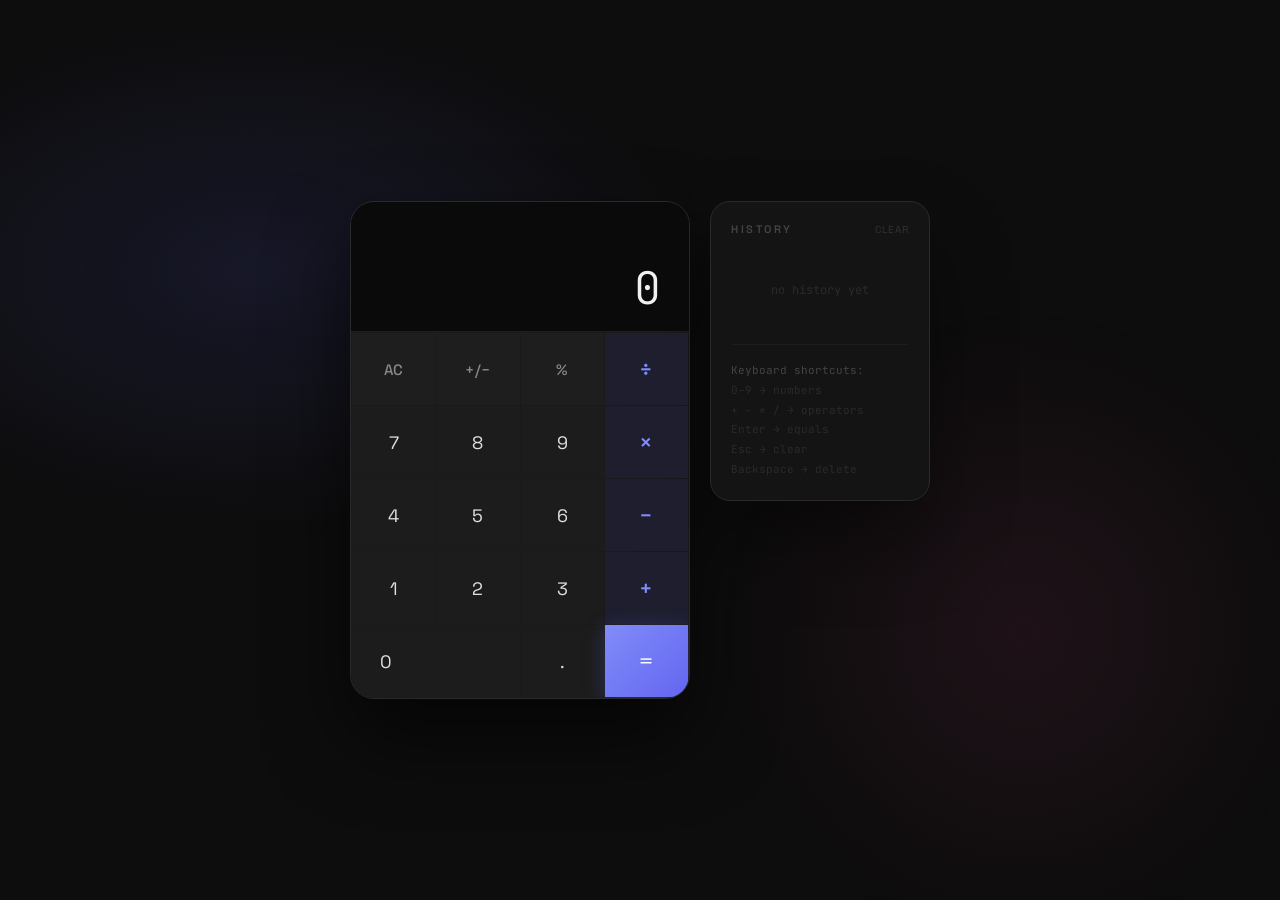
<file: Calculator.html>
<!DOCTYPE html>
<!--
  ============================================================
  CALCULATOR PROJECT
  BCA Portfolio Project #1
  
  Features:
  - Basic operations: +, -, ×, ÷
  - Percentage, decimal support
  - Keyboard support
  - Calculation history (uses STACK data structure!)
  - Fully responsive
  
  Data Structure used: STACK — history ke liye
  ============================================================
-->
<html lang="en">
<head>
  <meta charset="UTF-8"/>
  <meta name="viewport" content="width=device-width, initial-scale=1.0"/>
  <title>Calculator — BCA Project</title>
  <link href="https://fonts.googleapis.com/css2?family=Space+Grotesk:wght@300;400;500;600;700&family=JetBrains+Mono:wght@300;400;600&display=swap" rel="stylesheet">

  <style>
    /* ── Reset ── */
    *, *::before, *::after { margin:0; padding:0; box-sizing:border-box; }

    body {
      min-height: 100vh;
      display: flex;
      align-items: center;
      justify-content: center;
      background: #0d0d0d;
      font-family: 'Space Grotesk', sans-serif;
      padding: 20px;
    }

    /* Animated background */
    body::before {
      content: '';
      position: fixed; inset: 0;
      background:
        radial-gradient(ellipse 60% 50% at 20% 30%, rgba(99,102,241,0.12) 0%, transparent 60%),
        radial-gradient(ellipse 40% 60% at 80% 70%, rgba(236,72,153,0.08) 0%, transparent 60%);
      pointer-events: none;
    }

    /* ── Main wrapper ── */
    .wrapper {
      display: flex;
      gap: 20px;
      align-items: flex-start;
      position: relative;
      z-index: 1;
    }

    /* ── Calculator body ── */
    .calculator {
      width: 340px;
      background: #141414;
      border: 1px solid #2a2a2a;
      border-radius: 24px;
      overflow: hidden;
      box-shadow:
        0 40px 80px rgba(0,0,0,0.6),
        0 0 0 1px rgba(255,255,255,0.03) inset;
    }

    /* ── Display area ── */
    .display {
      padding: 28px 28px 20px;
      background: #0a0a0a;
      border-bottom: 1px solid #1e1e1e;
      min-height: 130px;
      display: flex;
      flex-direction: column;
      justify-content: flex-end;
      position: relative;
    }

    .display-expr {
      font-family: 'JetBrains Mono', monospace;
      font-size: 13px;
      color: #444;
      letter-spacing: 0.5px;
      min-height: 20px;
      text-align: right;
      margin-bottom: 8px;
      overflow: hidden;
      text-overflow: ellipsis;
      white-space: nowrap;
    }

    .display-main {
      font-family: 'JetBrains Mono', monospace;
      font-size: clamp(2rem, 8vw, 2.8rem);
      font-weight: 300;
      color: #f0f0f0;
      text-align: right;
      line-height: 1;
      overflow: hidden;
      text-overflow: ellipsis;
      white-space: nowrap;
      transition: font-size 0.1s;
    }

    .display-main.has-result {
      color: #818cf8;
    }

    /* ── Buttons grid ── */
    .buttons {
      display: grid;
      grid-template-columns: repeat(4, 1fr);
      gap: 1px;
      background: #1a1a1a;
      padding: 1px;
    }

    /* Base button */
    .btn {
      padding: 0;
      height: 72px;
      border: none;
      font-family: 'Space Grotesk', sans-serif;
      font-size: 18px;
      font-weight: 400;
      cursor: pointer;
      transition: background 0.12s, transform 0.08s;
      position: relative;
      overflow: hidden;
      outline: none;
      user-select: none;
    }

    /* Ripple effect */
    .btn::after {
      content: '';
      position: absolute;
      inset: 0;
      background: rgba(255,255,255,0.06);
      opacity: 0;
      transition: opacity 0.15s;
    }
    .btn:active::after { opacity: 1; }
    .btn:active { transform: scale(0.95); }

    /* Number buttons */
    .btn-num {
      background: #1c1c1c;
      color: #e0e0e0;
    }
    .btn-num:hover { background: #242424; }

    /* Operator buttons */
    .btn-op {
      background: #1e1e2e;
      color: #818cf8;
      font-size: 22px;
      font-weight: 500;
    }
    .btn-op:hover { background: #252538; }
    .btn-op.active-op {
      background: #818cf8;
      color: #fff;
    }

    /* Function buttons (AC, +/-, %) */
    .btn-fn {
      background: #1e1e1e;
      color: #888;
      font-size: 15px;
      font-weight: 500;
      letter-spacing: 0.5px;
    }
    .btn-fn:hover { background: #262626; }

    /* Equals button */
    .btn-eq {
      background: linear-gradient(135deg, #818cf8, #6366f1);
      color: #fff;
      font-size: 26px;
      font-weight: 300;
      box-shadow: 0 4px 20px rgba(99,102,241,0.3);
    }
    .btn-eq:hover {
      background: linear-gradient(135deg, #9ea3fb, #818cf8);
      box-shadow: 0 4px 28px rgba(99,102,241,0.45);
    }

    /* Zero spans 2 cols */
    .btn-zero {
      grid-column: span 2;
      text-align: left;
      padding-left: 28px;
      font-size: 18px;
    }

    /* ── History panel ── */
    .history-panel {
      width: 220px;
      background: #141414;
      border: 1px solid #2a2a2a;
      border-radius: 20px;
      padding: 20px;
      box-shadow: 0 40px 80px rgba(0,0,0,0.4);
    }

    .history-title {
      font-size: 11px;
      font-weight: 600;
      letter-spacing: 2.5px;
      text-transform: uppercase;
      color: #444;
      margin-bottom: 16px;
      display: flex;
      align-items: center;
      justify-content: space-between;
    }

    .history-clear {
      font-size: 10px;
      color: #333;
      cursor: pointer;
      transition: color 0.2s;
      background: none;
      border: none;
      font-family: 'Space Grotesk', sans-serif;
      letter-spacing: 1px;
      text-transform: uppercase;
    }
    .history-clear:hover { color: #818cf8; }

    .history-list {
      display: flex;
      flex-direction: column;
      gap: 2px;
      max-height: 400px;
      overflow-y: auto;
    }
    .history-list::-webkit-scrollbar { width: 3px; }
    .history-list::-webkit-scrollbar-track { background: transparent; }
    .history-list::-webkit-scrollbar-thumb { background: #2a2a2a; border-radius: 3px; }

    .history-item {
      padding: 10px 12px;
      border-radius: 10px;
      cursor: pointer;
      transition: background 0.15s;
      border: 1px solid transparent;
    }
    .history-item:hover {
      background: #1e1e1e;
      border-color: #2a2a2a;
    }
    .history-expr {
      font-family: 'JetBrains Mono', monospace;
      font-size: 11px;
      color: #444;
      margin-bottom: 3px;
    }
    .history-result {
      font-family: 'JetBrains Mono', monospace;
      font-size: 16px;
      font-weight: 400;
      color: #818cf8;
    }

    .history-empty {
      font-size: 12px;
      color: #2a2a2a;
      text-align: center;
      padding: 30px 0;
      font-family: 'JetBrains Mono', monospace;
    }

    /* Keyboard hint */
    .keyboard-hint {
      margin-top: 16px;
      padding-top: 16px;
      border-top: 1px solid #1e1e1e;
      font-size: 11px;
      color: #2a2a2a;
      line-height: 1.8;
      font-family: 'JetBrains Mono', monospace;
    }
    .keyboard-hint span { color: #444; }

    @media (max-width: 620px) {
      .wrapper { flex-direction: column; align-items: center; }
      .history-panel { width: 340px; }
    }
  </style>
</head>
<body>

<div class="wrapper">

  <!-- ── Calculator ── -->
  <div class="calculator">

    <!-- Display -->
    <div class="display">
      <div class="display-expr" id="expr"></div>
      <div class="display-main" id="display">0</div>
    </div>

    <!-- Buttons -->
    <div class="buttons">

      <!-- Row 1: Functions -->
      <button class="btn btn-fn" onclick="clearAll()">AC</button>
      <button class="btn btn-fn" onclick="toggleSign()">+/−</button>
      <button class="btn btn-fn" onclick="percent()">%</button>
      <button class="btn btn-op" id="op-/" onclick="setOperator('/')">÷</button>

      <!-- Row 2 -->
      <button class="btn btn-num" onclick="inputNum('7')">7</button>
      <button class="btn btn-num" onclick="inputNum('8')">8</button>
      <button class="btn btn-num" onclick="inputNum('9')">9</button>
      <button class="btn btn-op" id="op-*" onclick="setOperator('*')">×</button>

      <!-- Row 3 -->
      <button class="btn btn-num" onclick="inputNum('4')">4</button>
      <button class="btn btn-num" onclick="inputNum('5')">5</button>
      <button class="btn btn-num" onclick="inputNum('6')">6</button>
      <button class="btn btn-op" id="op--" onclick="setOperator('-')">−</button>

      <!-- Row 4 -->
      <button class="btn btn-num" onclick="inputNum('1')">1</button>
      <button class="btn btn-num" onclick="inputNum('2')">2</button>
      <button class="btn btn-num" onclick="inputNum('3')">3</button>
      <button class="btn btn-op" id="op-+" onclick="setOperator('+')">+</button>

      <!-- Row 5 -->
      <button class="btn btn-num btn-zero" onclick="inputNum('0')">0</button>
      <button class="btn btn-num" onclick="inputDot()">.</button>
      <button class="btn btn-eq" onclick="calculate()">=</button>

    </div>
  </div>

  <!-- ── History Panel ── -->
  <div class="history-panel">
    <div class="history-title">
      History
      <button class="history-clear" onclick="clearHistory()">Clear</button>
    </div>
    <div class="history-list" id="historyList">
      <div class="history-empty" id="historyEmpty">no history yet</div>
    </div>
    <div class="keyboard-hint">
      <span>Keyboard shortcuts:</span><br/>
      0–9 → numbers<br/>
      + - * / → operators<br/>
      Enter → equals<br/>
      Esc → clear<br/>
      Backspace → delete
    </div>
  </div>

</div>


<script>
  /* ═══════════════════════════════════════
     DATA STRUCTURE: STACK
     History store karne ke liye
     LIFO — Last In, First Out
     ═══════════════════════════════════════ */
  const historyStack = [];   // Stack

  function pushHistory(expr, result) {
    historyStack.push({ expr, result });   // Stack push
    renderHistory();
  }

  function clearHistory() {
    historyStack.length = 0;               // Stack clear
    renderHistory();
  }

  function renderHistory() {
    const list  = document.getElementById('historyList');
    const empty = document.getElementById('historyEmpty');

    if (historyStack.length === 0) {
      list.innerHTML = '<div class="history-empty" id="historyEmpty">no history yet</div>';
      return;
    }

    // Show newest first — Stack reverse traverse
    list.innerHTML = [...historyStack].reverse().map((item, i) => `
      <div class="history-item" onclick="useHistory('${item.result}')">
        <div class="history-expr">${item.expr}</div>
        <div class="history-result">${item.result}</div>
      </div>`).join('');
  }

  function useHistory(val) {
    currentVal = val;
    justCalculated = true;
    updateDisplay(val);
  }


  /* ═══════════════════════════════════════
     CALCULATOR STATE — Variables
     ═══════════════════════════════════════ */
  let currentVal      = '0';   // display pe jo dikhta hai
  let storedVal       = null;  // pehla number
  let operator        = null;  // +, -, *, /
  let justCalculated  = false; // = press hua tha?
  let waitingForNext  = false; // operator press hua, ab naya number chahiye
  let expression      = '';    // upar wali line

  const displayEl = document.getElementById('display');
  const exprEl    = document.getElementById('expr');


  /* ═══════════════════════════════════════
     DISPLAY UPDATE
     ═══════════════════════════════════════ */
  function updateDisplay(val) {
    // Agar number bahut lamba ho to font chhota karo
    displayEl.style.fontSize = val.length > 10 ? '1.6rem' : '';
    displayEl.textContent = val;
    displayEl.className = 'display-main' + (justCalculated ? ' has-result' : '');
  }

  function updateExpr(text) {
    exprEl.textContent = text;
  }


  /* ═══════════════════════════════════════
     NUMBER INPUT
     ═══════════════════════════════════════ */
  function inputNum(num) {
    if (justCalculated) {
      // = ke baad naya number — sab reset karo
      currentVal = num;
      justCalculated = false;
      operator = null;
      storedVal = null;
      waitingForNext = false;
      updateExpr('');
    } else if (waitingForNext) {
      // Operator press hua tha — naya number shuru karo
      currentVal = num;
      waitingForNext = false;
    } else if (currentVal === '0') {
      currentVal = num;
    } else {
      if (currentVal.length >= 12) return; // max length
      currentVal += num;
    }
    updateDisplay(currentVal);
    clearActiveOp();
  }


  /* ═══════════════════════════════════════
     DECIMAL POINT
     ═══════════════════════════════════════ */
  function inputDot() {
    if (justCalculated || waitingForNext) {
      currentVal = '0.';
      justCalculated = false;
      waitingForNext = false;
    } else if (!currentVal.includes('.')) {
      currentVal += '.';
    }
    updateDisplay(currentVal);
  }


  /* ═══════════════════════════════════════
     SET OPERATOR (+, -, *, /)
     ═══════════════════════════════════════ */
  function setOperator(op) {
    if (operator && !justCalculated && !waitingForNext) {
      // Chain calculation — pehle calculate karo
      calculate(true);
    }
    storedVal      = parseFloat(currentVal);
    operator       = op;
    justCalculated = false;
    waitingForNext = true;  // ← next number input pe replace hoga, append nahi

    const opSymbol = { '+':'+', '-':'−', '*':'×', '/':'÷' }[op];
    updateExpr(storedVal + ' ' + opSymbol);

    // Active operator highlight
    clearActiveOp();
    document.getElementById('op-' + op)?.classList.add('active-op');
  }

  function clearActiveOp() {
    document.querySelectorAll('.btn-op').forEach(b => b.classList.remove('active-op'));
  }


  /* ═══════════════════════════════════════
     CALCULATE (=)
     ═══════════════════════════════════════ */
  function calculate(chain = false) {
    if (operator === null || storedVal === null) return;

    const a   = storedVal;
    const b   = parseFloat(currentVal);
    const sym = { '+':'+', '-':'−', '*':'×', '/':'÷' }[operator];
    const expr = `${a} ${sym} ${b}`;

    let result;
    switch (operator) {
      case '+': result = a + b; break;
      case '-': result = a - b; break;
      case '*': result = a * b; break;
      case '/':
        if (b === 0) {
          currentVal = 'Error';
          updateDisplay('Error');
          updateExpr('Cannot divide by 0');
          operator = null; storedVal = null;
          return;
        }
        result = a / b;
        break;
    }

    // Round to avoid floating point weirdness (0.1 + 0.2 = 0.3 not 0.30000000004)
    result = parseFloat(result.toFixed(10));

    const resultStr = String(result);

    if (!chain) {
      updateExpr(expr + ' =');
      pushHistory(expr, resultStr);  // Stack mein push karo
      justCalculated = true;
    }

    currentVal = resultStr;
    operator   = null;
    storedVal  = chain ? result : null;
    waitingForNext = false;
    updateDisplay(resultStr);
    clearActiveOp();
  }


  /* ═══════════════════════════════════════
     UTILITY FUNCTIONS
     ═══════════════════════════════════════ */

  // AC — sab clear karo
  function clearAll() {
    currentVal     = '0';
    storedVal      = null;
    operator       = null;
    justCalculated = false;
    waitingForNext = false;
    expression     = '';
    updateDisplay('0');
    updateExpr('');
    clearActiveOp();
  }

  // +/- — sign toggle karo
  function toggleSign() {
    if (currentVal === '0' || currentVal === 'Error') return;
    currentVal = currentVal.startsWith('-')
      ? currentVal.slice(1)
      : '-' + currentVal;
    updateDisplay(currentVal);
  }

  // % — percentage
  function percent() {
    const val = parseFloat(currentVal);
    if (isNaN(val)) return;
    currentVal = String(val / 100);
    updateDisplay(currentVal);
  }


  /* ═══════════════════════════════════════
     KEYBOARD SUPPORT
     ═══════════════════════════════════════ */
  document.addEventListener('keydown', e => {
    if (e.key >= '0' && e.key <= '9') inputNum(e.key);
    else if (e.key === '.') inputDot();
    else if (e.key === '+') setOperator('+');
    else if (e.key === '-') setOperator('-');
    else if (e.key === '*') setOperator('*');
    else if (e.key === '/') { e.preventDefault(); setOperator('/'); }
    else if (e.key === 'Enter' || e.key === '=') calculate();
    else if (e.key === 'Escape') clearAll();
    else if (e.key === 'Backspace') {
      if (justCalculated || currentVal === 'Error') { clearAll(); return; }
      currentVal = currentVal.length > 1 ? currentVal.slice(0, -1) : '0';
      updateDisplay(currentVal);
    }
    else if (e.key === '%') percent();
  });
</script>
</body>
</html>
</file>
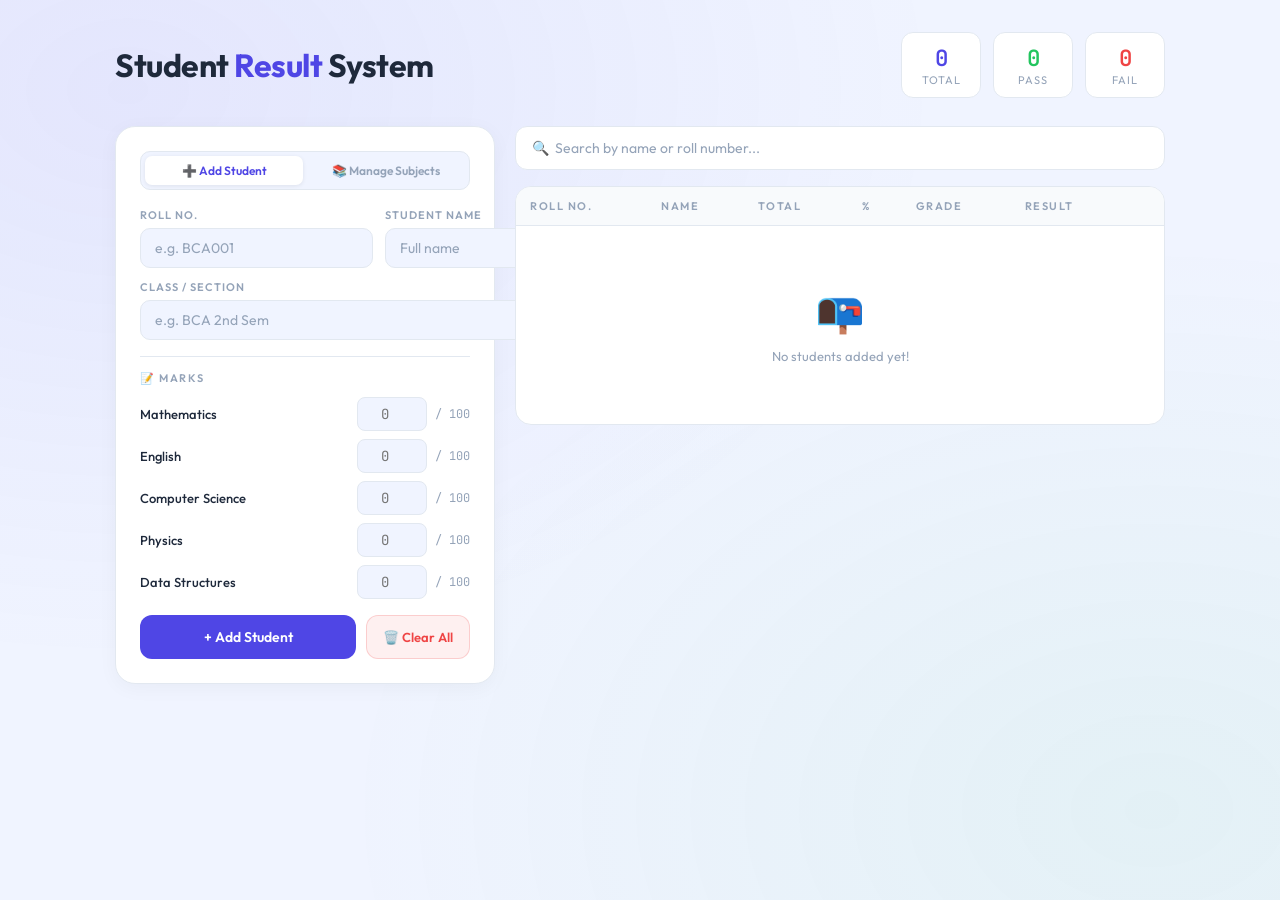
<file: stu.html.html>
<!DOCTYPE html>
<!--
  ============================================================
  STUDENT RESULT SYSTEM — UPGRADED
  BCA Portfolio Project #4

  New Features:
  ✅ Dynamic subjects — add/remove subjects
  ✅ Custom max marks per subject
  ✅ Clear all data button
  ✅ Auto grade & percentage
  ✅ Pass/Fail (33% passing marks)
  ✅ Search by name or roll number
  ✅ localStorage — data saved after refresh

  Data Structures:
  - ARRAY OF OBJECTS — students
  - ARRAY OF OBJECTS — subjects config
  ============================================================
-->
<html lang="en">
<head>
  <meta charset="UTF-8"/>
  <meta name="viewport" content="width=device-width, initial-scale=1.0"/>
  <title>Student Result System — BCA Project</title>
  <link href="https://fonts.googleapis.com/css2?family=Outfit:wght@300;400;500;600;700&family=JetBrains+Mono:wght@400;600&display=swap" rel="stylesheet">
  <style>
    *, *::before, *::after { margin:0; padding:0; box-sizing:border-box; }
    :root {
      --bg:      #f0f4ff;
      --surface: #ffffff;
      --border:  #e2e8f0;
      --primary: #4f46e5;
      --success: #22c55e;
      --danger:  #ef4444;
      --text:    #1e293b;
      --muted:   #94a3b8;
    }
    body { background: var(--bg); font-family: 'Outfit', sans-serif; color: var(--text); min-height: 100vh; padding: 32px 20px; }
    body::before {
      content: ''; position: fixed; inset: 0;
      background: radial-gradient(ellipse at 10% 10%, rgba(79,70,229,0.08) 0%, transparent 50%), radial-gradient(ellipse at 90% 90%, rgba(34,197,94,0.06) 0%, transparent 50%);
      pointer-events: none;
    }
    .wrapper { max-width: 1050px; margin: 0 auto; position: relative; z-index: 1; }

    /* Header */
    .page-header { display: flex; align-items: center; justify-content: space-between; margin-bottom: 28px; flex-wrap: wrap; gap: 16px; }
    .page-title { font-size: 2rem; font-weight: 700; letter-spacing: -0.5px; }
    .page-title span { color: var(--primary); }
    .header-stats { display: flex; gap: 12px; }
    .hstat { background: var(--surface); border: 1px solid var(--border); border-radius: 12px; padding: 10px 18px; text-align: center; min-width: 80px; }
    .hstat-num { font-family: 'JetBrains Mono', monospace; font-size: 1.4rem; font-weight: 600; }
    .hstat-num.green { color: var(--success); }
    .hstat-num.red   { color: var(--danger); }
    .hstat-num.blue  { color: var(--primary); }
    .hstat-label { font-size: 11px; color: var(--muted); text-transform: uppercase; letter-spacing: 1px; }

    /* Layout */
    .layout { display: grid; grid-template-columns: 380px 1fr; gap: 20px; align-items: start; }
    @media (max-width: 800px) { .layout { grid-template-columns: 1fr; } }

    /* Card */
    .card { background: var(--surface); border: 1px solid var(--border); border-radius: 20px; padding: 24px; box-shadow: 0 4px 20px rgba(0,0,0,0.04); }

    /* Mode tabs */
    .mode-tabs { display: flex; gap: 4px; background: var(--bg); border: 1px solid var(--border); border-radius: 10px; padding: 4px; margin-bottom: 18px; }
    .mode-tab { flex: 1; padding: 7px; border: none; background: none; border-radius: 7px; font-family: 'Outfit', sans-serif; font-size: 12px; font-weight: 600; cursor: pointer; color: var(--muted); transition: all 0.2s; }
    .mode-tab.active { background: white; color: var(--primary); box-shadow: 0 1px 4px rgba(0,0,0,0.08); }
    .panel { display: none; }
    .panel.active { display: block; }

    /* Form */
    .form-grid { display: grid; grid-template-columns: 1fr 1fr; gap: 12px; margin-bottom: 16px; }
    .form-group { display: flex; flex-direction: column; gap: 6px; }
    .form-group.full { grid-column: span 2; }
    .form-label { font-size: 11px; font-weight: 600; color: var(--muted); text-transform: uppercase; letter-spacing: 1px; }
    .form-input { background: var(--bg); border: 1.5px solid var(--border); border-radius: 10px; padding: 10px 14px; font-family: 'Outfit', sans-serif; font-size: 14px; color: var(--text); outline: none; transition: border-color 0.2s; }
    .form-input:focus { border-color: var(--primary); }
    .form-input::placeholder { color: var(--muted); }

    /* Section divider */
    .section-divider { font-size: 11px; font-weight: 600; color: var(--muted); text-transform: uppercase; letter-spacing: 1.5px; border-top: 1px solid var(--border); padding-top: 14px; margin-bottom: 12px; display: flex; align-items: center; justify-content: space-between; }
    .add-subj-btn { background: rgba(79,70,229,0.08); color: var(--primary); border: 1px dashed rgba(79,70,229,0.3); border-radius: 8px; padding: 5px 12px; font-family: 'Outfit', sans-serif; font-size: 12px; font-weight: 600; cursor: pointer; transition: all 0.2s; }
    .add-subj-btn:hover { background: rgba(79,70,229,0.15); }

    /* Subject config row */
    .subj-config-row { display: flex; align-items: center; gap: 8px; margin-bottom: 8px; }
    .subj-name-input { flex: 1; background: var(--bg); border: 1.5px solid var(--border); border-radius: 8px; padding: 8px 12px; font-family: 'Outfit', sans-serif; font-size: 13px; color: var(--text); outline: none; transition: border-color 0.2s; }
    .subj-name-input:focus { border-color: var(--primary); }
    .subj-max-input { width: 66px; background: var(--bg); border: 1.5px solid var(--border); border-radius: 8px; padding: 8px; font-family: 'JetBrains Mono', monospace; font-size: 13px; color: var(--text); outline: none; text-align: center; transition: border-color 0.2s; }
    .subj-max-input:focus { border-color: var(--primary); }
    .max-lbl-sm { font-size: 11px; color: var(--muted); white-space: nowrap; }
    .rem-btn { background: none; border: none; color: #e2e8f0; font-size: 16px; cursor: pointer; padding: 2px 6px; border-radius: 6px; transition: all 0.15s; line-height: 1; }
    .rem-btn:hover { color: var(--danger); background: #fef2f2; }

    /* Marks row */
    .marks-row { display: flex; align-items: center; gap: 8px; margin-bottom: 8px; }
    .subj-lbl { flex: 1; font-size: 13px; font-weight: 500; }
    .marks-input { width: 70px; background: var(--bg); border: 1.5px solid var(--border); border-radius: 8px; padding: 7px 10px; font-family: 'JetBrains Mono', monospace; font-size: 14px; color: var(--text); outline: none; text-align: center; transition: border-color 0.2s; }
    .marks-input:focus { border-color: var(--primary); }
    .out-of-lbl { font-size: 12px; color: var(--muted); font-family: 'JetBrains Mono', monospace; white-space: nowrap; }

    /* Buttons */
    .btn-row { display: flex; gap: 10px; margin-top: 16px; }
    .submit-btn { flex: 1; background: var(--primary); color: white; border: none; border-radius: 12px; padding: 13px; font-family: 'Outfit', sans-serif; font-size: 14px; font-weight: 600; cursor: pointer; transition: all 0.2s; }
    .submit-btn:hover { background: #4338ca; transform: translateY(-1px); box-shadow: 0 4px 16px rgba(79,70,229,0.3); }
    .clear-btn { background: rgba(239,68,68,0.08); color: var(--danger); border: 1.5px solid rgba(239,68,68,0.2); border-radius: 12px; padding: 13px 16px; font-family: 'Outfit', sans-serif; font-size: 13px; font-weight: 600; cursor: pointer; transition: all 0.2s; white-space: nowrap; }
    .clear-btn:hover { background: rgba(239,68,68,0.15); }

    /* Warning note */
    .warn-note { font-size: 12px; color: var(--muted); margin-top: 12px; line-height: 1.7; background: #fffbeb; border: 1px solid #fde68a; border-radius: 8px; padding: 10px 12px; }

    /* Right side */
    .right-side { display: flex; flex-direction: column; gap: 16px; }
    .search-input { width: 100%; background: var(--surface); border: 1.5px solid var(--border); border-radius: 12px; padding: 12px 16px; font-family: 'Outfit', sans-serif; font-size: 14px; color: var(--text); outline: none; transition: border-color 0.2s; }
    .search-input:focus { border-color: var(--primary); }
    .search-input::placeholder { color: var(--muted); }

    /* Table */
    .table-wrap { overflow-x: auto; border-radius: 16px; border: 1px solid var(--border); background: white; }
    table { width: 100%; border-collapse: collapse; font-size: 13px; }
    thead tr { background: #f8fafc; border-bottom: 1px solid var(--border); }
    th { padding: 12px 14px; text-align: left; font-size: 11px; font-weight: 600; letter-spacing: 1.5px; text-transform: uppercase; color: var(--muted); white-space: nowrap; }
    tbody tr { border-bottom: 1px solid #f1f5f9; transition: background 0.15s; }
    tbody tr:last-child { border-bottom: none; }
    tbody tr:hover { background: #f8faff; }
    td { padding: 12px 14px; vertical-align: middle; }
    .roll-num { font-family: 'JetBrains Mono', monospace; font-size: 12px; color: var(--primary); font-weight: 600; }
    .student-name { font-weight: 500; }
    .pct-badge { font-family: 'JetBrains Mono', monospace; font-size: 13px; font-weight: 600; }
    .grade-badge { display: inline-block; padding: 3px 10px; border-radius: 6px; font-family: 'JetBrains Mono', monospace; font-size: 12px; font-weight: 600; }
    .grade-O { background: #f0fdf4; color: #16a34a; border: 1px solid #bbf7d0; }
    .grade-A { background: #eff6ff; color: #2563eb; border: 1px solid #bfdbfe; }
    .grade-B { background: #f5f3ff; color: #7c3aed; border: 1px solid #ddd6fe; }
    .grade-C { background: #fffbeb; color: #d97706; border: 1px solid #fde68a; }
    .grade-D { background: #fff7ed; color: #ea580c; border: 1px solid #fed7aa; }
    .grade-F { background: #fef2f2; color: #dc2626; border: 1px solid #fecaca; }
    .status-pass { display: inline-flex; align-items: center; gap: 4px; background: #f0fdf4; color: #16a34a; border: 1px solid #bbf7d0; padding: 3px 10px; border-radius: 20px; font-size: 12px; font-weight: 600; }
    .status-fail { display: inline-flex; align-items: center; gap: 4px; background: #fef2f2; color: #dc2626; border: 1px solid #fecaca; padding: 3px 10px; border-radius: 20px; font-size: 12px; font-weight: 600; }
    .del-btn { background: none; border: none; color: #e2e8f0; font-size: 16px; cursor: pointer; padding: 4px 8px; border-radius: 6px; transition: all 0.15s; }
    .del-btn:hover { color: var(--danger); background: #fef2f2; }
    .empty-state { text-align: center; padding: 48px 20px; color: var(--muted); }
    .empty-icon { font-size: 40px; margin-bottom: 12px; }

    /* Toast */
    .toast { position: fixed; bottom: 28px; right: 28px; background: #1e293b; color: white; padding: 14px 20px; border-radius: 12px; font-size: 14px; font-weight: 500; box-shadow: 0 8px 24px rgba(0,0,0,0.2); transform: translateY(80px); opacity: 0; transition: all 0.3s ease; z-index: 999; }
    .toast.show { transform: translateY(0); opacity: 1; }
    .toast.success { border-left: 4px solid var(--success); }
    .toast.error   { border-left: 4px solid var(--danger); }
  </style>
</head>
<body>

<div class="toast" id="toast"></div>

<div class="wrapper">

  <!-- Header -->
  <div class="page-header">
    <h1 class="page-title">Student <span>Result</span> System</h1>
    <div class="header-stats">
      <div class="hstat"><div class="hstat-num blue"  id="statTotal">0</div><div class="hstat-label">Total</div></div>
      <div class="hstat"><div class="hstat-num green" id="statPass">0</div><div class="hstat-label">Pass</div></div>
      <div class="hstat"><div class="hstat-num red"   id="statFail">0</div><div class="hstat-label">Fail</div></div>
    </div>
  </div>

  <div class="layout">

    <!-- LEFT -->
    <div class="card">
      <div class="mode-tabs">
        <button class="mode-tab active" id="tab-add"      onclick="switchTab('add')">➕ Add Student</button>
        <button class="mode-tab"        id="tab-subjects"  onclick="switchTab('subjects')">📚 Manage Subjects</button>
      </div>

      <!-- Add Student Panel -->
      <div class="panel active" id="panel-add">
        <div class="form-grid">
          <div class="form-group">
            <label class="form-label">Roll No.</label>
            <input type="text" class="form-input" id="rollNo" placeholder="e.g. BCA001"/>
          </div>
          <div class="form-group">
            <label class="form-label">Student Name</label>
            <input type="text" class="form-input" id="studentName" placeholder="Full name"/>
          </div>
          <div class="form-group full">
            <label class="form-label">Class / Section</label>
            <input type="text" class="form-input" id="className" placeholder="e.g. BCA 2nd Sem"/>
          </div>
        </div>
        <div class="section-divider">📝 Marks</div>
        <div id="marksRows"></div>
        <div class="btn-row">
          <button class="submit-btn" onclick="addStudent()">+ Add Student</button>
          <button class="clear-btn"  onclick="clearAllStudents()">🗑️ Clear All</button>
        </div>
      </div>

      <!-- Manage Subjects Panel -->
      <div class="panel" id="panel-subjects">
        <div class="section-divider">
          Subjects &amp; Max Marks
          <button class="add-subj-btn" onclick="addSubjectRow()">+ Add Subject</button>
        </div>
        <div id="subjectConfigRows"></div>
        <div class="btn-row">
          <button class="submit-btn" onclick="saveSubjects()">✅ Save Subjects</button>
        </div>
        <div class="warn-note">⚠️ Saving new subjects will clear all existing student data.</div>
      </div>
    </div>

    <!-- RIGHT -->
    <div class="right-side">
      <input type="text" class="search-input" id="searchInput" placeholder="🔍  Search by name or roll number..." oninput="renderTable()"/>
      <div class="table-wrap">
        <table>
          <thead>
            <tr>
              <th>Roll No.</th><th>Name</th><th>Total</th>
              <th>%</th><th>Grade</th><th>Result</th><th></th>
            </tr>
          </thead>
          <tbody id="tableBody"></tbody>
        </table>
      </div>
    </div>

  </div>
</div>

<script>
  /* ═══════════════════════════
     DATA
     ═══════════════════════════ */
  let subjectsConfig = [
    { name: 'Mathematics',      max: 100 },
    { name: 'English',          max: 100 },
    { name: 'Computer Science', max: 100 },
    { name: 'Physics',          max: 100 },
    { name: 'Data Structures',  max: 100 },
  ];
  let studentsArray = [];
  let nextId = 1;

  function loadData() {
    const saved = localStorage.getItem('bca-results-v2');
    if (saved) {
      const d = JSON.parse(saved);
      studentsArray  = d.students || [];
      nextId         = d.nextId   || 1;
      subjectsConfig = d.subjects || subjectsConfig;
    }
  }
  function saveData() {
    localStorage.setItem('bca-results-v2', JSON.stringify({
      students: studentsArray, nextId, subjects: subjectsConfig
    }));
  }

  /* ═══════════════════════════
     TAB SWITCH
     ═══════════════════════════ */
  function switchTab(tab) {
    ['add','subjects'].forEach(t => {
      document.getElementById('tab-'   + t).classList.toggle('active', t === tab);
      document.getElementById('panel-' + t).classList.toggle('active', t === tab);
    });
    if (tab === 'subjects') renderSubjectConfig();
  }

  /* ═══════════════════════════
     SUBJECT CONFIG
     ═══════════════════════════ */
  function renderSubjectConfig() {
    document.getElementById('subjectConfigRows').innerHTML =
      subjectsConfig.map((s, i) => `
        <div class="subj-config-row">
          <input type="text"   class="subj-name-input" id="sname-${i}" value="${s.name}" placeholder="Subject name"/>
          <span class="max-lbl-sm">Max:</span>
          <input type="number" class="subj-max-input"  id="smax-${i}"  value="${s.max}" min="1" max="1000"/>
          ${subjectsConfig.length > 1
            ? `<button class="rem-btn" onclick="removeSubjectRow(${i})">×</button>`
            : `<span style="width:28px"></span>`}
        </div>`).join('');
  }

  function addSubjectRow() {
    subjectsConfig.push({ name: 'New Subject', max: 100 });
    renderSubjectConfig();
  }

  function removeSubjectRow(i) {
    if (subjectsConfig.length <= 1) { showToast('At least 1 subject required!', 'error'); return; }
    subjectsConfig.splice(i, 1);
    renderSubjectConfig();
  }

  function saveSubjects() {
    const updated = subjectsConfig.map((_, i) => ({
      name: document.getElementById('sname-' + i).value.trim() || ('Subject ' + (i+1)),
      max:  parseInt(document.getElementById('smax-'  + i).value) || 100
    }));

    if (studentsArray.length > 0) {
      if (!window.confirm(`This will delete all ${studentsArray.length} student records. Continue?`)) return;
      studentsArray = []; nextId = 1;
    }

    subjectsConfig = updated;
    saveData();
    renderMarksRows();
    renderTable();
    updateStats();
    showToast('✅ Subjects saved!', 'success');
    switchTab('add');
  }

  /* ═══════════════════════════
     MARKS ROWS (dynamic)
     ═══════════════════════════ */
  function renderMarksRows() {
    document.getElementById('marksRows').innerHTML =
      subjectsConfig.map((s, i) => `
        <div class="marks-row">
          <span class="subj-lbl">${s.name}</span>
          <input type="number" class="marks-input" id="m${i}" placeholder="0" min="0" max="${s.max}"/>
          <span class="out-of-lbl">/ ${s.max}</span>
        </div>`).join('');
  }

  /* ═══════════════════════════
     GRADE
     ═══════════════════════════ */
  function calcGrade(pct) {
    if (pct >= 90) return 'O';
    if (pct >= 80) return 'A';
    if (pct >= 70) return 'B';
    if (pct >= 60) return 'C';
    if (pct >= 50) return 'D';
    return 'F';
  }

  /* ═══════════════════════════
     ADD STUDENT
     ═══════════════════════════ */
  function addStudent() {
    const roll = document.getElementById('rollNo').value.trim();
    const name = document.getElementById('studentName').value.trim();
    const cls  = document.getElementById('className').value.trim();
    if (!roll || !name) { showToast('Enter Roll No. and Name!', 'error'); return; }
    if (studentsArray.find(s => s.roll.toLowerCase() === roll.toLowerCase())) {
      showToast(`Roll No. "${roll}" already exists!`, 'error'); return;
    }

    const marks = subjectsConfig.map((s, i) => {
      const v = parseInt(document.getElementById('m' + i).value);
      return isNaN(v) ? 0 : v;
    });

    for (let i = 0; i < marks.length; i++) {
      if (marks[i] < 0 || marks[i] > subjectsConfig[i].max) {
        showToast(`${subjectsConfig[i].name}: marks should be 0–${subjectsConfig[i].max}!`, 'error');
        return;
      }
    }

    const totalMax = subjectsConfig.reduce((s, c) => s + c.max, 0);
    const total    = marks.reduce((s, m) => s + m, 0);
    const pct      = parseFloat(((total / totalMax) * 100).toFixed(2));
    const grade    = calcGrade(pct);
    const passed   = marks.every((m, i) => m >= Math.ceil(subjectsConfig[i].max * 0.33));

    studentsArray.push({ id: nextId++, roll, name, cls, marks, total, totalMax, pct, grade, passed });
    saveData(); clearForm(); renderTable(); updateStats();
    showToast(`✅ ${name} added!`, 'success');
  }

  /* ═══════════════════════════
     DELETE / CLEAR ALL
     ═══════════════════════════ */
  function deleteStudent(id) {
    const s = studentsArray.find(s => s.id === id);
    studentsArray = studentsArray.filter(s => s.id !== id);
    saveData(); renderTable(); updateStats();
    showToast(`🗑️ ${s.name} removed.`, 'error');
  }

  function clearAllStudents() {
    if (studentsArray.length === 0) { showToast('No data to clear!', 'error'); return; }
    if (!window.confirm(`Delete all ${studentsArray.length} student records?`)) return;
    studentsArray = []; nextId = 1;
    saveData(); renderTable(); updateStats();
    showToast('🗑️ All data cleared!', 'error');
  }

  /* ═══════════════════════════
     RENDER TABLE
     ═══════════════════════════ */
  function renderTable() {
    const tbody  = document.getElementById('tableBody');
    const search = document.getElementById('searchInput').value.toLowerCase();
    let filtered = studentsArray;
    if (search) filtered = studentsArray.filter(s =>
      s.name.toLowerCase().includes(search) || s.roll.toLowerCase().includes(search));

    if (filtered.length === 0) {
      tbody.innerHTML = `<tr><td colspan="7">
        <div class="empty-state">
          <div class="empty-icon">📭</div>
          <div>${search ? `No student found for "${search}"` : 'No students added yet!'}</div>
        </div></td></tr>`;
      return;
    }

    tbody.innerHTML = filtered.map(s => `
      <tr>
        <td><span class="roll-num">${s.roll}</span></td>
        <td><div class="student-name">${s.name}</div><div style="font-size:11px;color:var(--muted)">${s.cls||''}</div></td>
        <td><span class="pct-badge">${s.total}/${s.totalMax}</span></td>
        <td><span class="pct-badge" style="color:var(--primary)">${s.pct}%</span></td>
        <td><span class="grade-badge grade-${s.grade}">${s.grade}</span></td>
        <td>${s.passed ? '<span class="status-pass">✓ Pass</span>' : '<span class="status-fail">✗ Fail</span>'}</td>
        <td><button class="del-btn" onclick="deleteStudent(${s.id})">×</button></td>
      </tr>`).join('');
  }

  function updateStats() {
    const t = studentsArray.length;
    const p = studentsArray.filter(s => s.passed).length;
    document.getElementById('statTotal').textContent = t;
    document.getElementById('statPass').textContent  = p;
    document.getElementById('statFail').textContent  = t - p;
  }

  function clearForm() {
    ['rollNo','studentName','className'].forEach(id => document.getElementById(id).value = '');
    subjectsConfig.forEach((_, i) => document.getElementById('m' + i).value = '');
  }

  function showToast(msg, type = 'success') {
    const t = document.getElementById('toast');
    t.textContent = msg; t.className = `toast ${type} show`;
    setTimeout(() => t.classList.remove('show'), 3000);
  }

  /* ═══════════════════════════
     INIT
     ═══════════════════════════ */
  loadData();
  renderMarksRows();
  renderTable();
  updateStats();
</script>
</body>
</html>
</file>
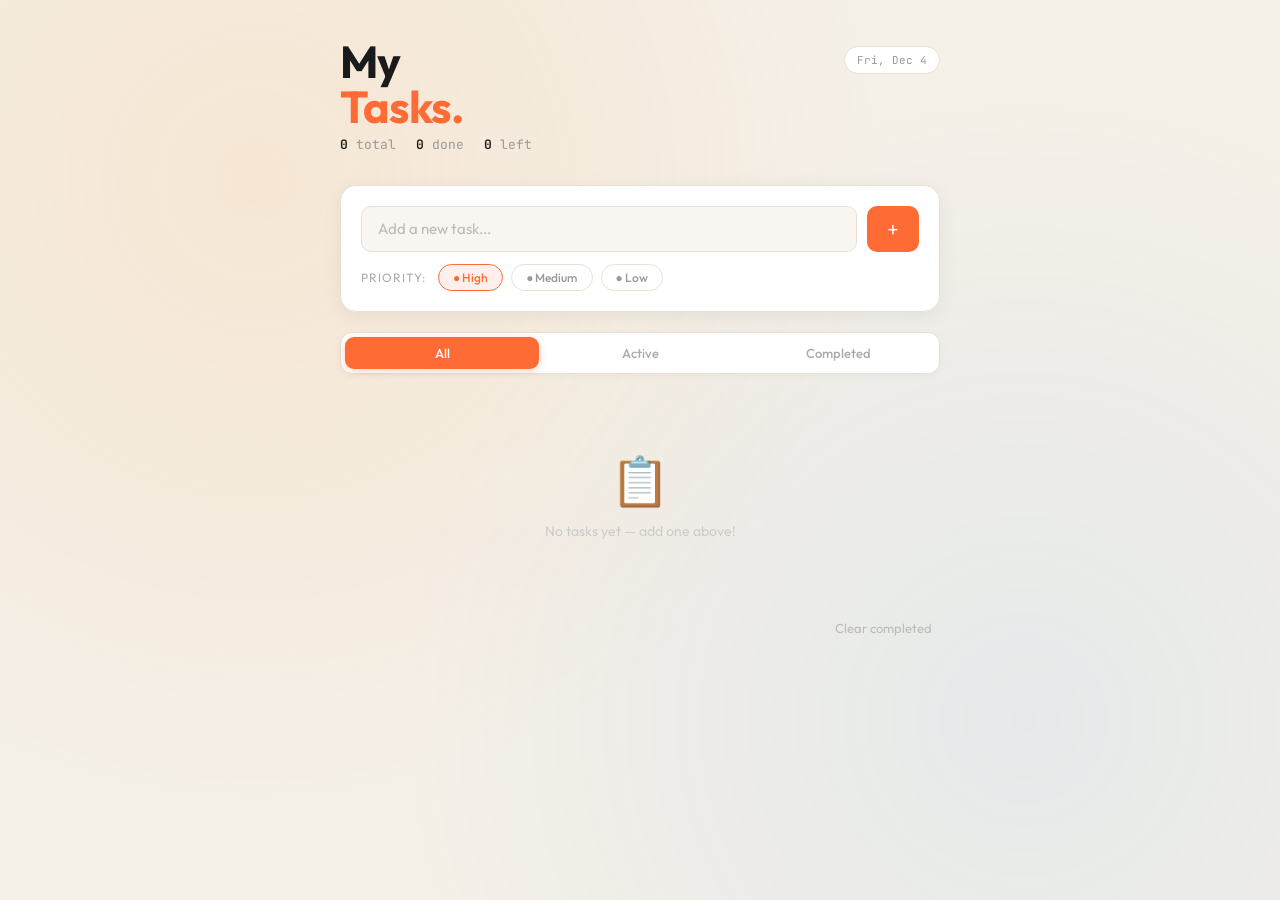
<file: todo.html.html>
<!DOCTYPE html>
<!--
  ============================================================
  TO-DO LIST APP
  BCA Portfolio Project #2

  Features:
  - Add, complete, delete tasks
  - Filter: All / Active / Completed
  - Priority levels (High, Medium, Low)
  - Task counter
  - Saves to localStorage (data stays after refresh!)
  - Keyboard support (Enter to add)

  Data Structures used:
  - ARRAY — tasks store karne ke liye
  - OBJECT — har task ek object hai
  ============================================================
-->
<html lang="en">
<head>
  <meta charset="UTF-8"/>
  <meta name="viewport" content="width=device-width, initial-scale=1.0"/>
  <title>To-Do List — BCA Project</title>
  <link href="https://fonts.googleapis.com/css2?family=Outfit:wght@300;400;500;600;700&family=JetBrains+Mono:wght@400;600&display=swap" rel="stylesheet">

  <style>
    *, *::before, *::after { margin:0; padding:0; box-sizing:border-box; }

    body {
      min-height: 100vh;
      background: #f5f0e8;
      font-family: 'Outfit', sans-serif;
      padding: 40px 20px;
      color: #1a1a1a;
    }

    /* Soft background pattern */
    body::before {
      content: '';
      position: fixed; inset: 0;
      background-image:
        radial-gradient(circle at 20% 20%, rgba(255,180,100,0.15) 0%, transparent 50%),
        radial-gradient(circle at 80% 80%, rgba(100,180,255,0.1) 0%, transparent 50%);
      pointer-events: none;
    }

    .app {
      max-width: 600px;
      margin: 0 auto;
      position: relative;
      z-index: 1;
    }

    /* ── Header ── */
    .header {
      margin-bottom: 32px;
    }
    .header-top {
      display: flex;
      align-items: flex-start;
      justify-content: space-between;
      margin-bottom: 6px;
    }
    .app-title {
      font-size: 2.8rem;
      font-weight: 700;
      line-height: 1;
      letter-spacing: -1px;
    }
    .app-title span { color: #ff6b35; }

    .date-badge {
      font-family: 'JetBrains Mono', monospace;
      font-size: 11px;
      color: #999;
      background: white;
      border: 1px solid #e8e0d5;
      padding: 6px 12px;
      border-radius: 20px;
      margin-top: 6px;
    }

    .stats-row {
      display: flex;
      gap: 20px;
      font-size: 13px;
      color: #999;
      font-family: 'JetBrains Mono', monospace;
    }
    .stats-row span { color: #1a1a1a; font-weight: 600; }

    /* ── Input area ── */
    .input-card {
      background: white;
      border: 1px solid #e8e0d5;
      border-radius: 16px;
      padding: 20px;
      margin-bottom: 20px;
      box-shadow: 0 4px 20px rgba(0,0,0,0.06);
    }

    .input-row {
      display: flex;
      gap: 10px;
      margin-bottom: 12px;
    }

    .task-input {
      flex: 1;
      background: #f9f6f1;
      border: 1.5px solid #e8e0d5;
      border-radius: 10px;
      padding: 12px 16px;
      font-family: 'Outfit', sans-serif;
      font-size: 15px;
      color: #1a1a1a;
      outline: none;
      transition: border-color 0.2s;
    }
    .task-input::placeholder { color: #bbb; }
    .task-input:focus { border-color: #ff6b35; }

    .add-btn {
      background: #ff6b35;
      color: white;
      border: none;
      border-radius: 10px;
      padding: 12px 20px;
      font-family: 'Outfit', sans-serif;
      font-size: 22px;
      font-weight: 300;
      cursor: pointer;
      transition: all 0.2s;
      line-height: 1;
    }
    .add-btn:hover {
      background: #e85a25;
      transform: scale(1.05);
    }
    .add-btn:active { transform: scale(0.97); }

    /* Priority selector */
    .priority-row {
      display: flex;
      gap: 8px;
      align-items: center;
    }
    .priority-label {
      font-size: 12px;
      color: #aaa;
      letter-spacing: 1px;
      text-transform: uppercase;
      margin-right: 4px;
    }
    .priority-btn {
      padding: 5px 14px;
      border-radius: 20px;
      border: 1.5px solid #e8e0d5;
      background: none;
      font-family: 'Outfit', sans-serif;
      font-size: 12px;
      font-weight: 500;
      cursor: pointer;
      transition: all 0.15s;
      color: #999;
    }
    .priority-btn:hover { border-color: #ccc; color: #555; }
    .priority-btn.active-high   { background: #fff0ed; border-color: #ff6b35; color: #ff6b35; }
    .priority-btn.active-medium { background: #fff8ed; border-color: #f5a623; color: #f5a623; }
    .priority-btn.active-low    { background: #edfbf0; border-color: #34c759; color: #34c759; }

    /* ── Filter tabs ── */
    .filter-row {
      display: flex;
      gap: 4px;
      background: white;
      border: 1px solid #e8e0d5;
      border-radius: 12px;
      padding: 4px;
      margin-bottom: 16px;
      box-shadow: 0 2px 10px rgba(0,0,0,0.04);
    }
    .filter-tab {
      flex: 1;
      padding: 8px;
      border: none;
      background: none;
      border-radius: 9px;
      font-family: 'Outfit', sans-serif;
      font-size: 13px;
      font-weight: 500;
      cursor: pointer;
      color: #aaa;
      transition: all 0.2s;
    }
    .filter-tab:hover { color: #555; }
    .filter-tab.active {
      background: #ff6b35;
      color: white;
      box-shadow: 0 2px 8px rgba(255,107,53,0.3);
    }

    /* ── Task list ── */
    .tasks-list {
      display: flex;
      flex-direction: column;
      gap: 8px;
    }

    .task-item {
      background: white;
      border: 1.5px solid #e8e0d5;
      border-radius: 14px;
      padding: 16px 18px;
      display: flex;
      align-items: center;
      gap: 14px;
      transition: all 0.25s;
      animation: slideIn 0.3s ease both;
    }
    .task-item:hover {
      border-color: #d4ccc0;
      box-shadow: 0 4px 16px rgba(0,0,0,0.06);
      transform: translateY(-1px);
    }
    .task-item.completed {
      opacity: 0.55;
      background: #fafaf8;
    }

    @keyframes slideIn {
      from { opacity: 0; transform: translateY(-10px); }
      to   { opacity: 1; transform: translateY(0); }
    }

    /* Checkbox */
    .task-check {
      width: 22px; height: 22px;
      border-radius: 50%;
      border: 2px solid #e0d8cc;
      cursor: pointer;
      flex-shrink: 0;
      display: flex; align-items: center; justify-content: center;
      transition: all 0.2s;
      background: white;
    }
    .task-check:hover { border-color: #ff6b35; }
    .task-check.checked {
      background: #ff6b35;
      border-color: #ff6b35;
    }
    .task-check.checked::after {
      content: '✓';
      color: white;
      font-size: 12px;
      font-weight: 700;
    }

    /* Task text */
    .task-text {
      flex: 1;
      font-size: 15px;
      font-weight: 400;
      color: #1a1a1a;
      transition: all 0.2s;
      line-height: 1.4;
    }
    .task-item.completed .task-text {
      text-decoration: line-through;
      color: #bbb;
    }

    /* Priority dot */
    .priority-dot {
      width: 8px; height: 8px;
      border-radius: 50%;
      flex-shrink: 0;
    }
    .dot-high   { background: #ff6b35; }
    .dot-medium { background: #f5a623; }
    .dot-low    { background: #34c759; }

    /* Delete button */
    .delete-btn {
      background: none;
      border: none;
      color: #ddd;
      font-size: 18px;
      cursor: pointer;
      padding: 4px;
      border-radius: 6px;
      transition: all 0.15s;
      line-height: 1;
      flex-shrink: 0;
    }
    .delete-btn:hover { color: #ff3b30; background: #fff0ef; }

    /* Empty state */
    .empty-state {
      text-align: center;
      padding: 60px 20px;
      color: #ccc;
    }
    .empty-state .empty-icon { font-size: 48px; margin-bottom: 12px; }
    .empty-state p { font-size: 14px; }

    /* Clear completed button */
    .bottom-row {
      display: flex;
      justify-content: flex-end;
      margin-top: 16px;
    }
    .clear-btn {
      background: none;
      border: none;
      font-family: 'Outfit', sans-serif;
      font-size: 13px;
      color: #bbb;
      cursor: pointer;
      transition: color 0.2s;
      padding: 4px 8px;
    }
    .clear-btn:hover { color: #ff3b30; }
  </style>
</head>
<body>

<div class="app">

  <!-- Header -->
  <div class="header">
    <div class="header-top">
      <h1 class="app-title">My<br/><span>Tasks.</span></h1>
      <div class="date-badge" id="dateBadge"></div>
    </div>
    <div class="stats-row">
      <div><span id="totalCount">0</span> total</div>
      <div><span id="doneCount">0</span> done</div>
      <div><span id="leftCount">0</span> left</div>
    </div>
  </div>

  <!-- Input card -->
  <div class="input-card">
    <div class="input-row">
      <input
        type="text"
        class="task-input"
        id="taskInput"
        placeholder="Add a new task..."
        maxlength="80"
      />
      <button class="add-btn" onclick="addTask()">+</button>
    </div>
    <div class="priority-row">
      <span class="priority-label">Priority:</span>
      <button class="priority-btn active-high" id="p-high"   onclick="setPriority('high')">● High</button>
      <button class="priority-btn"             id="p-medium" onclick="setPriority('medium')">● Medium</button>
      <button class="priority-btn"             id="p-low"    onclick="setPriority('low')">● Low</button>
    </div>
  </div>

  <!-- Filter tabs -->
  <div class="filter-row">
    <button class="filter-tab active" id="f-all"       onclick="setFilter('all')">All</button>
    <button class="filter-tab"        id="f-active"    onclick="setFilter('active')">Active</button>
    <button class="filter-tab"        id="f-completed" onclick="setFilter('completed')">Completed</button>
  </div>

  <!-- Task list -->
  <div class="tasks-list" id="tasksList"></div>

  <!-- Bottom row -->
  <div class="bottom-row">
    <button class="clear-btn" onclick="clearCompleted()">Clear completed</button>
  </div>

</div>


<script>
  /* ═══════════════════════════════════════════════
     DATA STRUCTURE 1: ARRAY OF OBJECTS
     Har task ek object hai, sab tasks ek array mein

     tasksArray = [
       { id: 1, text: "Buy milk", done: false, priority: "high" },
       { id: 2, text: "Study DSA", done: true,  priority: "medium" },
       ...
     ]
     ═══════════════════════════════════════════════ */
  let tasksArray = [];        // Main array — sab tasks yahan hain
  let currentFilter   = 'all';
  let currentPriority = 'high';
  let nextId          = 1;


  /* ─── Load from localStorage (page refresh pe data bachta hai) ─── */
  function loadFromStorage() {
    const saved = localStorage.getItem('bca-todos');
    if (saved) {
      const data  = JSON.parse(saved);
      tasksArray  = data.tasks || [];
      nextId      = data.nextId || 1;
    }
  }

  function saveToStorage() {
    localStorage.setItem('bca-todos', JSON.stringify({
      tasks: tasksArray,
      nextId: nextId
    }));
  }


  /* ─── Set today's date ─── */
  function setDate() {
    const now     = new Date();
    const options = { weekday:'short', month:'short', day:'numeric' };
    document.getElementById('dateBadge').textContent =
      now.toLocaleDateString('en-US', options);
  }


  /* ═══════════════════════════════════════════════
     ADD TASK — Array mein push karo
     ═══════════════════════════════════════════════ */
  function addTask() {
    const input = document.getElementById('taskInput');
    const text  = input.value.trim();
    if (!text) {
      input.focus();
      input.style.borderColor = '#ff3b30';
      setTimeout(() => input.style.borderColor = '', 600);
      return;
    }

    // Naya task object banao
    const newTask = {
      id:       nextId++,
      text:     text,
      done:     false,
      priority: currentPriority
    };

    tasksArray.push(newTask);   // Array mein push karo (end mein add)
    saveToStorage();
    input.value = '';
    input.focus();
    render();
  }


  /* ═══════════════════════════════════════════════
     TOGGLE DONE — Object ki property change karo
     ═══════════════════════════════════════════════ */
  function toggleTask(id) {
    // Array mein se id se task dhundo — find() method
    const task = tasksArray.find(t => t.id === id);
    if (task) {
      task.done = !task.done;   // true ↔ false
      saveToStorage();
      render();
    }
  }


  /* ═══════════════════════════════════════════════
     DELETE TASK — Array se remove karo
     ═══════════════════════════════════════════════ */
  function deleteTask(id) {
    // filter() — us task ko hatao jiska id match karta hai
    tasksArray = tasksArray.filter(t => t.id !== id);
    saveToStorage();
    render();
  }


  /* ─── Clear all completed ─── */
  function clearCompleted() {
    tasksArray = tasksArray.filter(t => !t.done);
    saveToStorage();
    render();
  }


  /* ─── Priority selector ─── */
  function setPriority(p) {
    currentPriority = p;
    ['high','medium','low'].forEach(level => {
      const btn = document.getElementById('p-' + level);
      btn.className = 'priority-btn' + (level === p ? ' active-' + level : '');
    });
  }


  /* ─── Filter tabs ─── */
  function setFilter(f) {
    currentFilter = f;
    ['all','active','completed'].forEach(tab => {
      document.getElementById('f-' + tab)
        .classList.toggle('active', tab === f);
    });
    render();
  }


  /* ═══════════════════════════════════════════════
     RENDER — Array ko loop karke UI banao
     ═══════════════════════════════════════════════ */
  function render() {
    const list = document.getElementById('tasksList');

    // Filter apply karo
    let filtered = tasksArray;
    if (currentFilter === 'active')    filtered = tasksArray.filter(t => !t.done);
    if (currentFilter === 'completed') filtered = tasksArray.filter(t =>  t.done);

    // Priority order: high → medium → low
    const order = { high: 0, medium: 1, low: 2 };
    filtered = [...filtered].sort((a, b) => {
      if (a.done !== b.done) return a.done ? 1 : -1; // done tasks neeche
      return order[a.priority] - order[b.priority];
    });

    // Stats update karo
    document.getElementById('totalCount').textContent = tasksArray.length;
    document.getElementById('doneCount').textContent  = tasksArray.filter(t => t.done).length;
    document.getElementById('leftCount').textContent  = tasksArray.filter(t => !t.done).length;

    // Empty state
    if (filtered.length === 0) {
      const msgs = {
        all:       { icon: '📋', text: 'No tasks yet — add one above!' },
        active:    { icon: '✅', text: 'All tasks completed!' },
        completed: { icon: '🎯', text: 'No completed tasks yet.' }
      };
      const m = msgs[currentFilter];
      list.innerHTML = `
        <div class="empty-state">
          <div class="empty-icon">${m.icon}</div>
          <p>${m.text}</p>
        </div>`;
      return;
    }

    // Array ko loop karke har task ka HTML banao
    list.innerHTML = filtered.map(task => `
      <div class="task-item ${task.done ? 'completed' : ''}">
        <div class="task-check ${task.done ? 'checked' : ''}"
             onclick="toggleTask(${task.id})"></div>
        <div class="task-text">${escapeHtml(task.text)}</div>
        <div class="priority-dot dot-${task.priority}"></div>
        <button class="delete-btn" onclick="deleteTask(${task.id})">×</button>
      </div>`).join('');
  }


  /* ─── Security: HTML escape ─── */
  function escapeHtml(text) {
    return text
      .replace(/&/g, '&amp;')
      .replace(/</g, '&lt;')
      .replace(/>/g, '&gt;');
  }


  /* ─── Keyboard: Enter to add ─── */
  document.getElementById('taskInput').addEventListener('keydown', e => {
    if (e.key === 'Enter') addTask();
  });


  /* ─── INIT ─── */
  loadFromStorage();
  setDate();
  render();
</script>
</body>
</html>
</file>
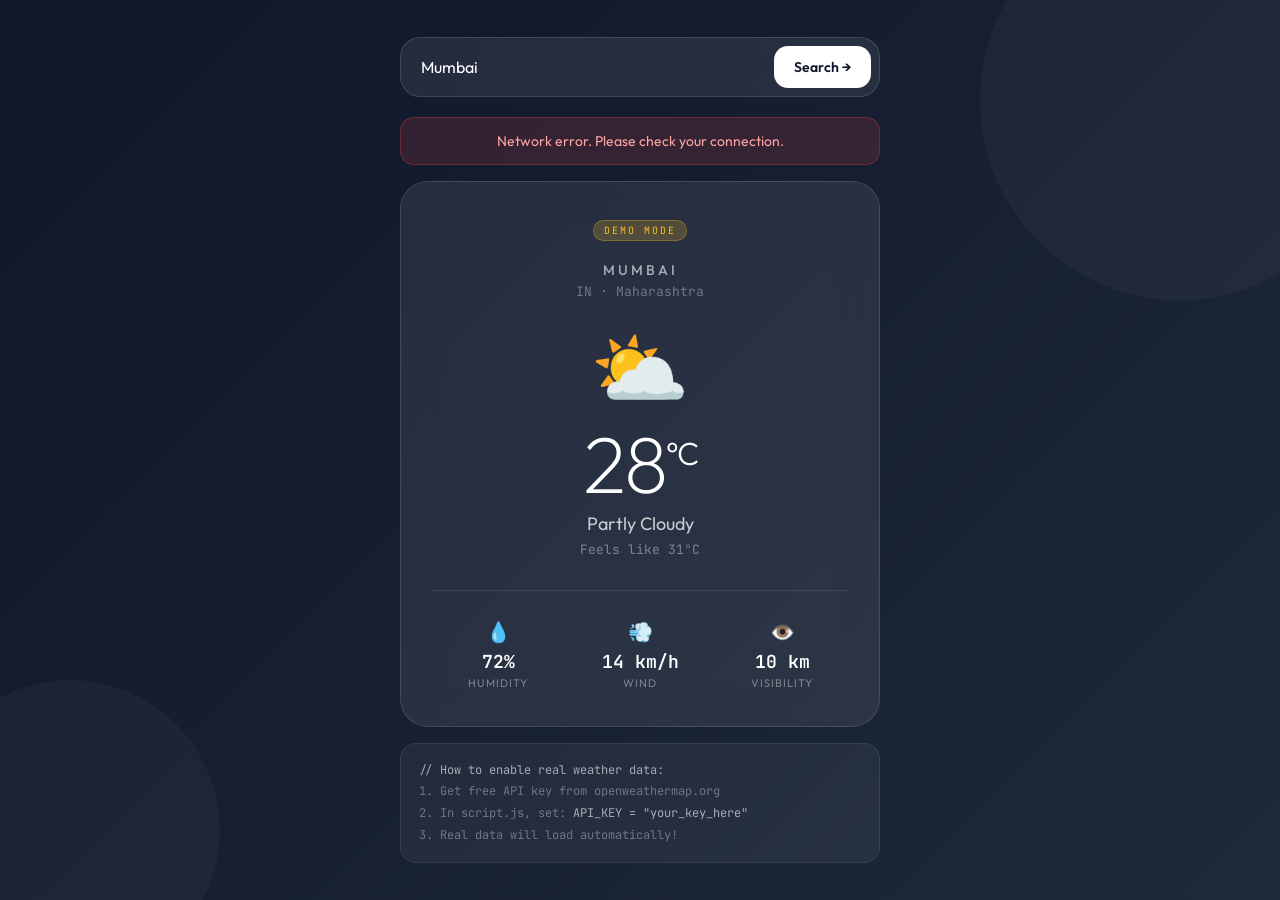
<file: weather.html.html>
<!DOCTYPE html>
<!--
  ============================================================
  WEATHER APP
  BCA Portfolio Project #3

  Features:
  - Real weather data via OpenWeatherMap API
  - Demo mode (works without API key too!)
  - Search by city name
  - Shows: temp, humidity, wind, condition
  - Recent searches (uses QUEUE data structure!)
  - Beautiful animated UI

  Data Structures used:
  - QUEUE  — recent searches ke liye
  - OBJECT — weather data store karne ke liye
  ============================================================
-->
<html lang="en">
<head>
  <meta charset="UTF-8"/>
  <meta name="viewport" content="width=device-width, initial-scale=1.0"/>
  <title>Weather App — BCA Project</title>
  <link href="https://fonts.googleapis.com/css2?family=Outfit:wght@200;300;400;500;600;700&family=JetBrains+Mono:wght@400;600&display=swap" rel="stylesheet">

  <style>
    *, *::before, *::after { margin:0; padding:0; box-sizing:border-box; }

    body {
      min-height: 100vh;
      font-family: 'Outfit', sans-serif;
      background: #0f172a;
      display: flex;
      align-items: center;
      justify-content: center;
      padding: 20px;
      overflow-x: hidden;
    }

    /* Dynamic background — JS changes this */
    .bg-layer {
      position: fixed; inset: 0;
      transition: background 1.5s ease;
      background: linear-gradient(135deg, #0f172a 0%, #1e293b 100%);
      z-index: 0;
    }

    .bg-layer.sunny {
      background: linear-gradient(135deg, #f59e0b 0%, #ef4444 50%, #dc2626 100%);
    }
    .bg-layer.cloudy {
      background: linear-gradient(135deg, #475569 0%, #334155 50%, #1e293b 100%);
    }
    .bg-layer.rainy {
      background: linear-gradient(135deg, #1e40af 0%, #1e3a5f 50%, #0f172a 100%);
    }
    .bg-layer.night {
      background: linear-gradient(135deg, #1e1b4b 0%, #0f0f2d 50%, #000 100%);
    }
    .bg-layer.snow {
      background: linear-gradient(135deg, #bfdbfe 0%, #93c5fd 50%, #60a5fa 100%);
    }

    /* Floating circles in background */
    .bg-circle {
      position: fixed;
      border-radius: 50%;
      background: rgba(255,255,255,0.03);
      pointer-events: none;
    }
    .bg-circle-1 { width: 400px; height: 400px; top: -100px; right: -100px; }
    .bg-circle-2 { width: 300px; height: 300px; bottom: -80px; left: -80px; }

    .app {
      width: 100%;
      max-width: 480px;
      position: relative;
      z-index: 1;
    }

    /* ── Search bar ── */
    .search-card {
      background: rgba(255,255,255,0.08);
      backdrop-filter: blur(20px);
      border: 1px solid rgba(255,255,255,0.12);
      border-radius: 20px;
      padding: 8px 8px 8px 20px;
      display: flex;
      gap: 8px;
      align-items: center;
      margin-bottom: 20px;
    }
    .search-input {
      flex: 1;
      background: none;
      border: none;
      outline: none;
      font-family: 'Outfit', sans-serif;
      font-size: 16px;
      color: white;
    }
    .search-input::placeholder { color: rgba(255,255,255,0.35); }
    .search-btn {
      background: white;
      color: #0f172a;
      border: none;
      border-radius: 14px;
      padding: 12px 20px;
      font-family: 'Outfit', sans-serif;
      font-size: 14px;
      font-weight: 600;
      cursor: pointer;
      transition: all 0.2s;
      white-space: nowrap;
    }
    .search-btn:hover {
      background: #f1f5f9;
      transform: scale(1.03);
    }
    .search-btn:active { transform: scale(0.97); }

    /* ── Main weather card ── */
    .weather-card {
      background: rgba(255,255,255,0.08);
      backdrop-filter: blur(20px);
      border: 1px solid rgba(255,255,255,0.12);
      border-radius: 28px;
      padding: 36px 32px;
      margin-bottom: 16px;
      text-align: center;
      color: white;
      transition: all 0.5s ease;
    }

    .city-name {
      font-size: 14px;
      font-weight: 500;
      letter-spacing: 3px;
      text-transform: uppercase;
      color: rgba(255,255,255,0.6);
      margin-bottom: 4px;
    }
    .country {
      font-size: 13px;
      color: rgba(255,255,255,0.35);
      margin-bottom: 28px;
      font-family: 'JetBrains Mono', monospace;
    }

    .weather-icon {
      font-size: 80px;
      line-height: 1;
      margin-bottom: 16px;
      display: block;
      animation: float 3s ease-in-out infinite;
    }
    @keyframes float {
      0%, 100% { transform: translateY(0); }
      50%       { transform: translateY(-10px); }
    }

    .temp-main {
      font-size: 5rem;
      font-weight: 200;
      line-height: 1;
      margin-bottom: 8px;
      letter-spacing: -2px;
    }
    .temp-main sup {
      font-size: 2rem;
      font-weight: 300;
      vertical-align: super;
    }

    .condition {
      font-size: 18px;
      font-weight: 400;
      color: rgba(255,255,255,0.75);
      margin-bottom: 6px;
      text-transform: capitalize;
    }
    .feels-like {
      font-size: 13px;
      color: rgba(255,255,255,0.4);
      font-family: 'JetBrains Mono', monospace;
    }

    /* ── Stats row ── */
    .stats-grid {
      display: grid;
      grid-template-columns: repeat(3, 1fr);
      gap: 12px;
      margin-top: 32px;
      padding-top: 28px;
      border-top: 1px solid rgba(255,255,255,0.1);
    }
    .stat-item { text-align: center; }
    .stat-icon { font-size: 20px; margin-bottom: 6px; display: block; }
    .stat-val {
      font-size: 18px;
      font-weight: 600;
      color: white;
      font-family: 'JetBrains Mono', monospace;
    }
    .stat-label {
      font-size: 11px;
      color: rgba(255,255,255,0.4);
      text-transform: uppercase;
      letter-spacing: 1px;
      margin-top: 3px;
    }

    /* ── Recent searches (Queue) ── */
    .recent-card {
      background: rgba(255,255,255,0.06);
      backdrop-filter: blur(20px);
      border: 1px solid rgba(255,255,255,0.08);
      border-radius: 20px;
      padding: 18px 20px;
      margin-bottom: 16px;
    }
    .recent-title {
      font-size: 11px;
      letter-spacing: 2px;
      text-transform: uppercase;
      color: rgba(255,255,255,0.3);
      margin-bottom: 12px;
      font-family: 'JetBrains Mono', monospace;
    }
    .recent-list {
      display: flex;
      gap: 8px;
      flex-wrap: wrap;
    }
    .recent-chip {
      background: rgba(255,255,255,0.1);
      border: 1px solid rgba(255,255,255,0.12);
      border-radius: 20px;
      padding: 6px 14px;
      font-size: 13px;
      color: rgba(255,255,255,0.7);
      cursor: pointer;
      transition: all 0.2s;
    }
    .recent-chip:hover {
      background: rgba(255,255,255,0.2);
      color: white;
    }

    /* ── API key note ── */
    .api-note {
      background: rgba(255,255,255,0.05);
      border: 1px solid rgba(255,255,255,0.08);
      border-radius: 16px;
      padding: 16px 18px;
      font-size: 12px;
      color: rgba(255,255,255,0.35);
      line-height: 1.8;
      font-family: 'JetBrains Mono', monospace;
    }
    .api-note span { color: rgba(255,255,255,0.6); }

    /* Loading spinner */
    .loading {
      display: none;
      text-align: center;
      padding: 40px;
      color: rgba(255,255,255,0.5);
    }
    .spinner {
      width: 36px; height: 36px;
      border: 3px solid rgba(255,255,255,0.1);
      border-top-color: white;
      border-radius: 50%;
      animation: spin 0.8s linear infinite;
      margin: 0 auto 16px;
    }
    @keyframes spin { to { transform: rotate(360deg); } }

    /* Error state */
    .error-msg {
      display: none;
      background: rgba(239,68,68,0.15);
      border: 1px solid rgba(239,68,68,0.3);
      border-radius: 14px;
      padding: 14px 18px;
      color: #fca5a5;
      font-size: 14px;
      text-align: center;
      margin-bottom: 16px;
    }

    /* Demo badge */
    .demo-badge {
      display: inline-block;
      background: rgba(251,191,36,0.2);
      border: 1px solid rgba(251,191,36,0.3);
      color: #fbbf24;
      font-size: 10px;
      letter-spacing: 2px;
      text-transform: uppercase;
      padding: 3px 10px;
      border-radius: 20px;
      margin-bottom: 20px;
      font-family: 'JetBrains Mono', monospace;
    }
  </style>
</head>
<body>

<div class="bg-layer" id="bgLayer"></div>
<div class="bg-circle bg-circle-1"></div>
<div class="bg-circle bg-circle-2"></div>

<div class="app">

  <!-- Search -->
  <div class="search-card">
    <input
      type="text"
      class="search-input"
      id="searchInput"
      placeholder="Search city... (e.g. Mumbai)"
    />
    <button class="search-btn" onclick="searchWeather()">Search →</button>
  </div>

  <!-- Error -->
  <div class="error-msg" id="errorMsg"></div>

  <!-- Loading -->
  <div class="loading" id="loading">
    <div class="spinner"></div>
    Fetching weather...
  </div>

  <!-- Weather card -->
  <div class="weather-card" id="weatherCard">
    <div class="demo-badge" id="demoBadge">Demo Mode</div>
    <div class="city-name" id="cityName">Mumbai</div>
    <div class="country"   id="countryName">IN · Maharashtra</div>
    <span class="weather-icon" id="weatherIcon">⛅</span>
    <div class="temp-main" id="tempMain">28<sup>°C</sup></div>
    <div class="condition"  id="condition">Partly Cloudy</div>
    <div class="feels-like" id="feelsLike">Feels like 31°C</div>
    <div class="stats-grid">
      <div class="stat-item">
        <span class="stat-icon">💧</span>
        <div class="stat-val"  id="humidity">72%</div>
        <div class="stat-label">Humidity</div>
      </div>
      <div class="stat-item">
        <span class="stat-icon">💨</span>
        <div class="stat-val"  id="windSpeed">14 km/h</div>
        <div class="stat-label">Wind</div>
      </div>
      <div class="stat-item">
        <span class="stat-icon">👁️</span>
        <div class="stat-val"  id="visibility">10 km</div>
        <div class="stat-label">Visibility</div>
      </div>
    </div>
  </div>

  <!-- Recent searches -->
  <div class="recent-card" id="recentCard" style="display:none;">
    <div class="recent-title">Recent Searches</div>
    <div class="recent-list" id="recentList"></div>
  </div>

  <!-- API Note -->
  <div class="api-note">
    <span>// How to enable real weather data:</span><br/>
    1. Get free API key from openweathermap.org<br/>
    2. In script.js, set: <span>API_KEY = "your_key_here"</span><br/>
    3. Real data will load automatically!
  </div>

</div>


<script>
  /* ═══════════════════════════════════════════════
     API KEY — openweathermap.org se free mein milti hai
     Agar nahi hai toh DEMO_MODE = true rakho
     ═══════════════════════════════════════════════ */
  const API_KEY   = 'ba6228e5ba5a60ca0f8ce0fe58c90f76';           // 👈 Apni API key yahan paste karo
  const DEMO_MODE = false; // key nahi hai toh demo mode


  /* ═══════════════════════════════════════════════
     DATA STRUCTURE: QUEUE
     Recent searches store karne ke liye
     FIFO — purani search hatao, nayi add karo
     Max 5 searches store karo
     ═══════════════════════════════════════════════ */
  const searchQueue = [];   // Queue
  const QUEUE_MAX   = 5;

  function enqueue(city) {
    // Duplicate remove karo
    const idx = searchQueue.indexOf(city);
    if (idx !== -1) searchQueue.splice(idx, 1);

    searchQueue.push(city);             // Queue mein add (end pe)

    if (searchQueue.length > QUEUE_MAX) {
      searchQueue.shift();              // Queue full — purani (front) hatao
    }
    renderRecent();
  }

  function renderRecent() {
    const card = document.getElementById('recentCard');
    const list = document.getElementById('recentList');

    if (searchQueue.length === 0) {
      card.style.display = 'none';
      return;
    }
    card.style.display = 'block';

    // Reverse dikhao — latest pehle
    list.innerHTML = [...searchQueue].reverse().map(city => `
      <div class="recent-chip" onclick="searchCity('${city}')">${city}</div>
    `).join('');
  }


  /* ═══════════════════════════════════════════════
     DEMO DATA — API key nahi hai toh yeh dikhao
     ═══════════════════════════════════════════════ */
  const demoData = {
    'mumbai':     { city:'Mumbai',    country:'IN', temp:28, feels:31, condition:'Partly Cloudy', icon:'⛅', humidity:72, wind:14, vis:10, type:'cloudy' },
    'delhi':      { city:'Delhi',     country:'IN', temp:35, feels:39, condition:'Sunny',         icon:'☀️', humidity:45, wind:8,  vis:8,  type:'sunny'  },
    'bangalore':  { city:'Bangalore', country:'IN', temp:24, feels:24, condition:'Clear Sky',     icon:'🌤️', humidity:60, wind:10, vis:12, type:'sunny'  },
    'kolkata':    { city:'Kolkata',   country:'IN', temp:32, feels:36, condition:'Humid',         icon:'🌫️', humidity:85, wind:6,  vis:6,  type:'cloudy' },
    'chennai':    { city:'Chennai',   country:'IN', temp:33, feels:38, condition:'Hot & Sunny',   icon:'☀️', humidity:70, wind:12, vis:9,  type:'sunny'  },
    'pune':       { city:'Pune',      country:'IN', temp:26, feels:27, condition:'Cloudy',        icon:'☁️', humidity:65, wind:11, vis:10, type:'cloudy' },
    'hyderabad':  { city:'Hyderabad', country:'IN', temp:30, feels:33, condition:'Clear',         icon:'🌤️', humidity:55, wind:9,  vis:11, type:'sunny'  },
    'jaipur':     { city:'Jaipur',    country:'IN', temp:38, feels:42, condition:'Very Hot',      icon:'🔆', humidity:30, wind:7,  vis:7,  type:'sunny'  },
    'indore':     { city:'Indore',    country:'IN', temp:29, feels:32, condition:'Partly Cloudy', icon:'⛅', humidity:58, wind:13, vis:10, type:'cloudy' },
    'london':     { city:'London',    country:'GB', temp:14, feels:11, condition:'Rainy',         icon:'🌧️', humidity:88, wind:22, vis:5,  type:'rainy'  },
    'new york':   { city:'New York',  country:'US', temp:18, feels:16, condition:'Cloudy',        icon:'☁️', humidity:65, wind:18, vis:9,  type:'cloudy' },
    'tokyo':      { city:'Tokyo',     country:'JP', temp:22, feels:22, condition:'Clear',         icon:'🌤️', humidity:60, wind:10, vis:15, type:'sunny'  },
    'dubai':      { city:'Dubai',     country:'AE', temp:40, feels:44, condition:'Sunny & Hot',   icon:'☀️', humidity:35, wind:15, vis:10, type:'sunny'  },
    'paris':      { city:'Paris',     country:'FR', temp:16, feels:14, condition:'Overcast',      icon:'☁️', humidity:75, wind:20, vis:7,  type:'cloudy' },
  };


  /* ═══════════════════════════════════════════════
     SEARCH WEATHER
     ═══════════════════════════════════════════════ */
  function searchWeather() {
    const input = document.getElementById('searchInput');
    const city  = input.value.trim();
    if (!city) {
      input.style.borderColor = 'rgba(239,68,68,0.5)';
      setTimeout(() => input.style.borderColor = '', 600);
      return;
    }
    searchCity(city);
  }

  function searchCity(city) {
    document.getElementById('searchInput').value = city;
    showLoading(true);
    hideError();

    if (DEMO_MODE) {
      // Demo mode — fake delay for realism
      setTimeout(() => {
        const key  = city.toLowerCase();
        const data = demoData[key];
        if (data) {
          showWeather(data, true);
          enqueue(city);
        } else {
          showError(`City "${city}" not found in demo.\nTry: Mumbai, Delhi, London, Tokyo, Dubai`);
        }
        showLoading(false);
      }, 800);
    } else {
      // Real API call
      fetchRealWeather(city);
    }
  }


  /* ═══════════════════════════════════════════════
     REAL API CALL — OpenWeatherMap
     ═══════════════════════════════════════════════ */
  async function fetchRealWeather(city) {
    try {
      const url = `https://api.openweathermap.org/data/2.5/weather?q=${encodeURIComponent(city)}&appid=${API_KEY}&units=metric`;
      const res  = await fetch(url);
      const json = await res.json();

      if (json.cod !== 200) {
        showError(`City "${city}" not found. Please check spelling.`);
        showLoading(false);
        return;
      }

      // API response ko apne format mein convert karo (Object mapping)
      const data = {
        city:      json.name,
        country:   json.sys.country,
        temp:      Math.round(json.main.temp),
        feels:     Math.round(json.main.feels_like),
        condition: json.weather[0].description,
        icon:      getWeatherIcon(json.weather[0].id),
        humidity:  json.main.humidity,
        wind:      Math.round(json.wind.speed * 3.6),
        vis:       Math.round((json.visibility || 10000) / 1000),
        type:      getWeatherType(json.weather[0].id)
      };

      showWeather(data, false);
      enqueue(city);
    } catch (err) {
      showError('Network error. Please check your connection.');
    }
    showLoading(false);
  }


  /* ═══════════════════════════════════════════════
     SHOW WEATHER DATA — DOM update karo
     ═══════════════════════════════════════════════ */
  function showWeather(data, isDemo) {
    document.getElementById('demoBadge').style.display  = isDemo ? 'inline-block' : 'none';
    document.getElementById('cityName').textContent     = data.city;
    document.getElementById('countryName').textContent  = data.country;
    document.getElementById('weatherIcon').textContent  = data.icon;
    document.getElementById('tempMain').innerHTML       = `${data.temp}<sup>°C</sup>`;
    document.getElementById('condition').textContent    = data.condition;
    document.getElementById('feelsLike').textContent    = `Feels like ${data.feels}°C`;
    document.getElementById('humidity').textContent     = `${data.humidity}%`;
    document.getElementById('windSpeed').textContent    = `${data.wind} km/h`;
    document.getElementById('visibility').textContent   = `${data.vis} km`;

    // Background change karo weather ke hisaab se
    const bg = document.getElementById('bgLayer');
    bg.className = 'bg-layer ' + (data.type || 'cloudy');
  }


  /* ── Helper functions ── */
  function getWeatherIcon(code) {
    if (code >= 200 && code < 300) return '⛈️';
    if (code >= 300 && code < 400) return '🌦️';
    if (code >= 500 && code < 600) return '🌧️';
    if (code >= 600 && code < 700) return '❄️';
    if (code >= 700 && code < 800) return '🌫️';
    if (code === 800)               return '☀️';
    if (code === 801 || code === 802) return '⛅';
    return '☁️';
  }

  function getWeatherType(code) {
    if (code === 800) return 'sunny';
    if (code >= 500 && code < 600) return 'rainy';
    if (code >= 600 && code < 700) return 'snow';
    if (code >= 900) return 'night';
    return 'cloudy';
  }

  function showLoading(show) {
    document.getElementById('loading').style.display     = show ? 'block' : 'none';
    document.getElementById('weatherCard').style.display = show ? 'none'  : 'block';
  }

  function showError(msg) {
    const el = document.getElementById('errorMsg');
    el.textContent    = msg;
    el.style.display  = 'block';
  }

  function hideError() {
    document.getElementById('errorMsg').style.display = 'none';
  }


  /* ── Keyboard: Enter to search ── */
  document.getElementById('searchInput').addEventListener('keydown', e => {
    if (e.key === 'Enter') searchWeather();
  });


  /* ── INIT — Mumbai ka demo dikhao by default ── */
  searchCity('Mumbai');
</script>
</body>
</html>
</file>
